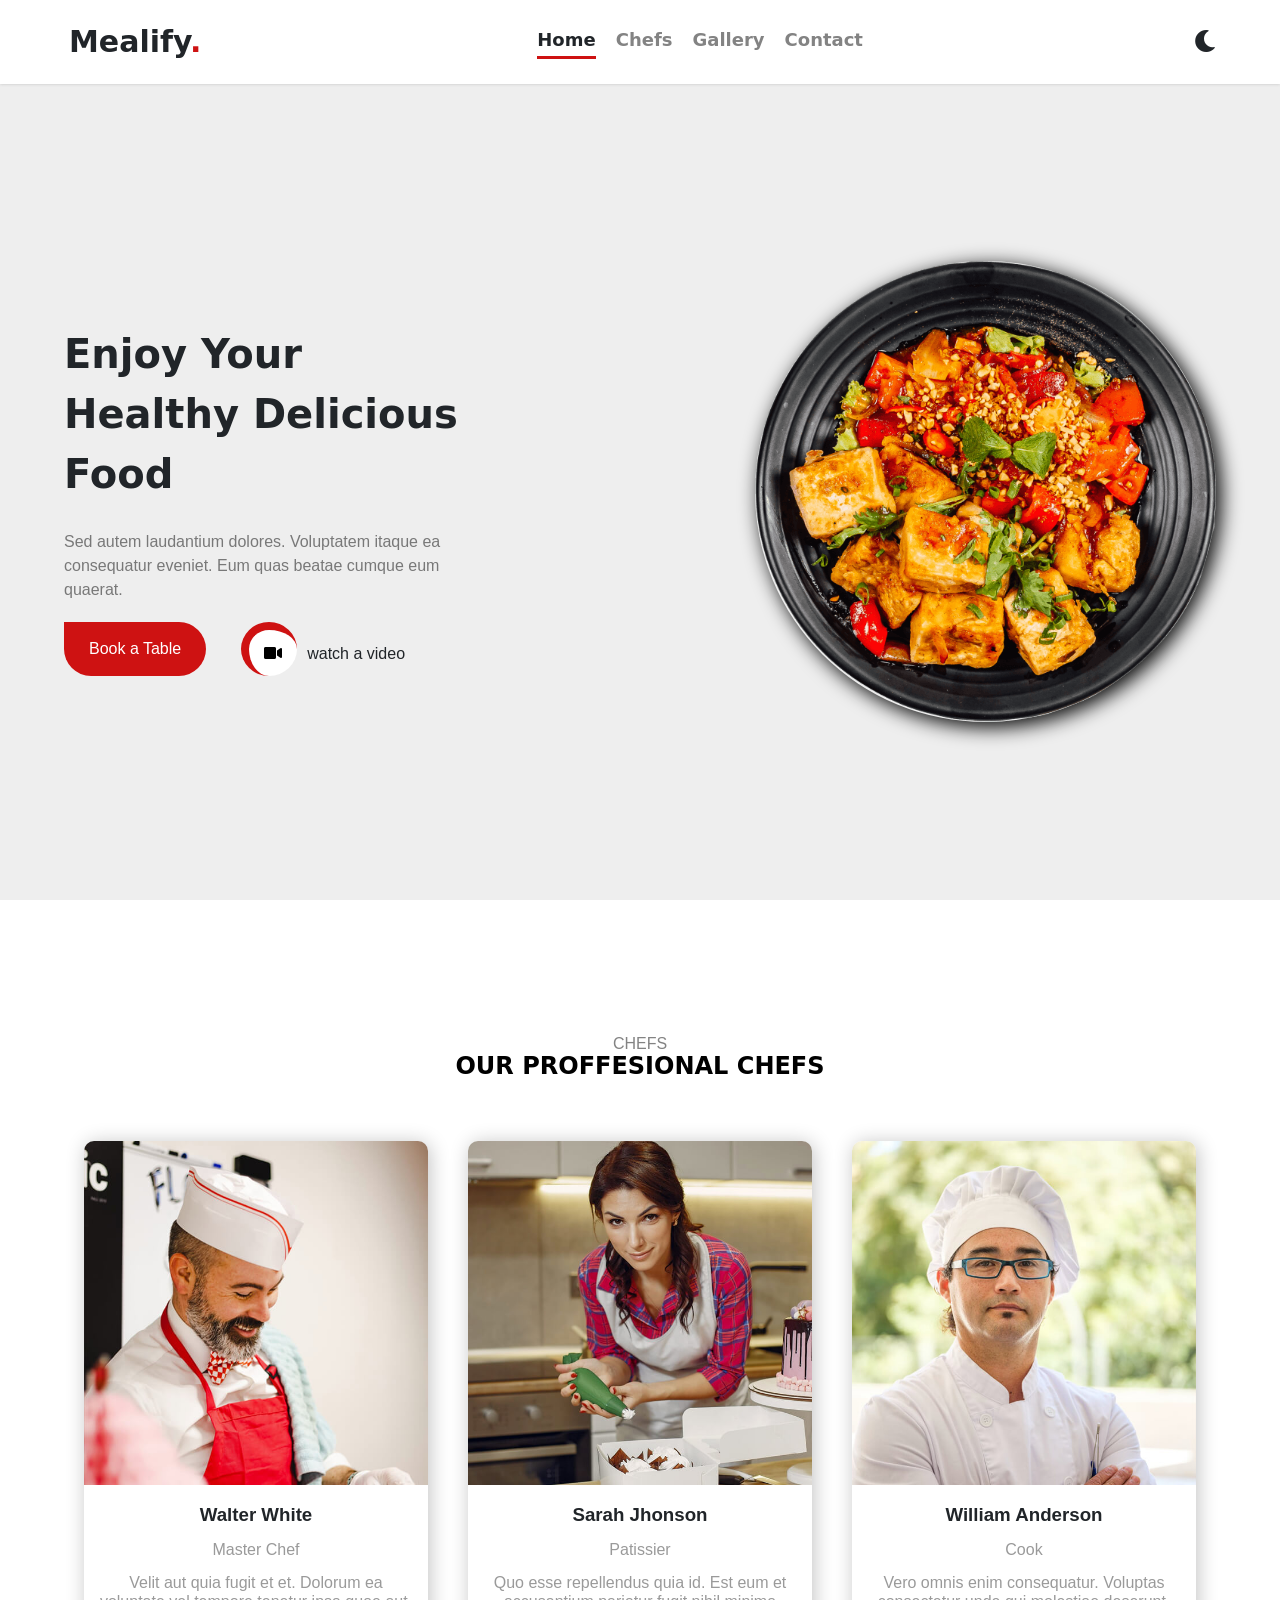
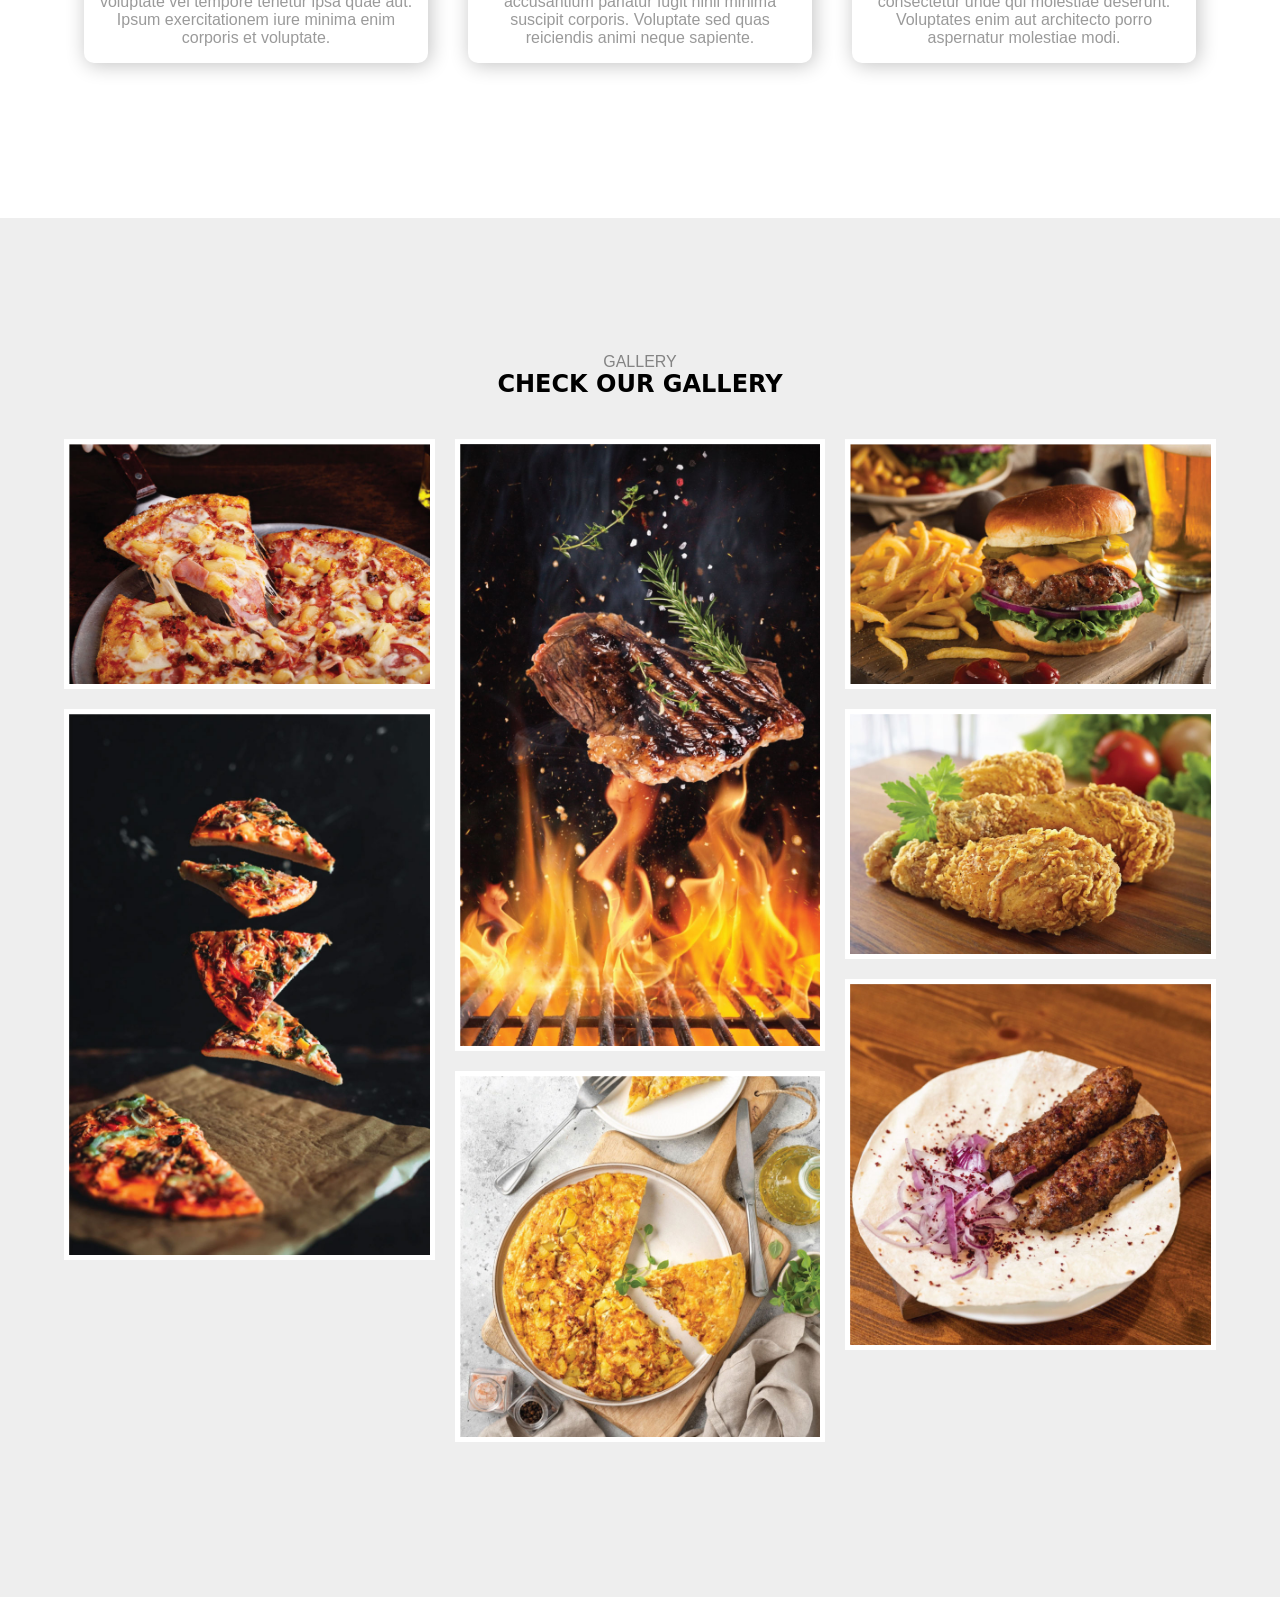
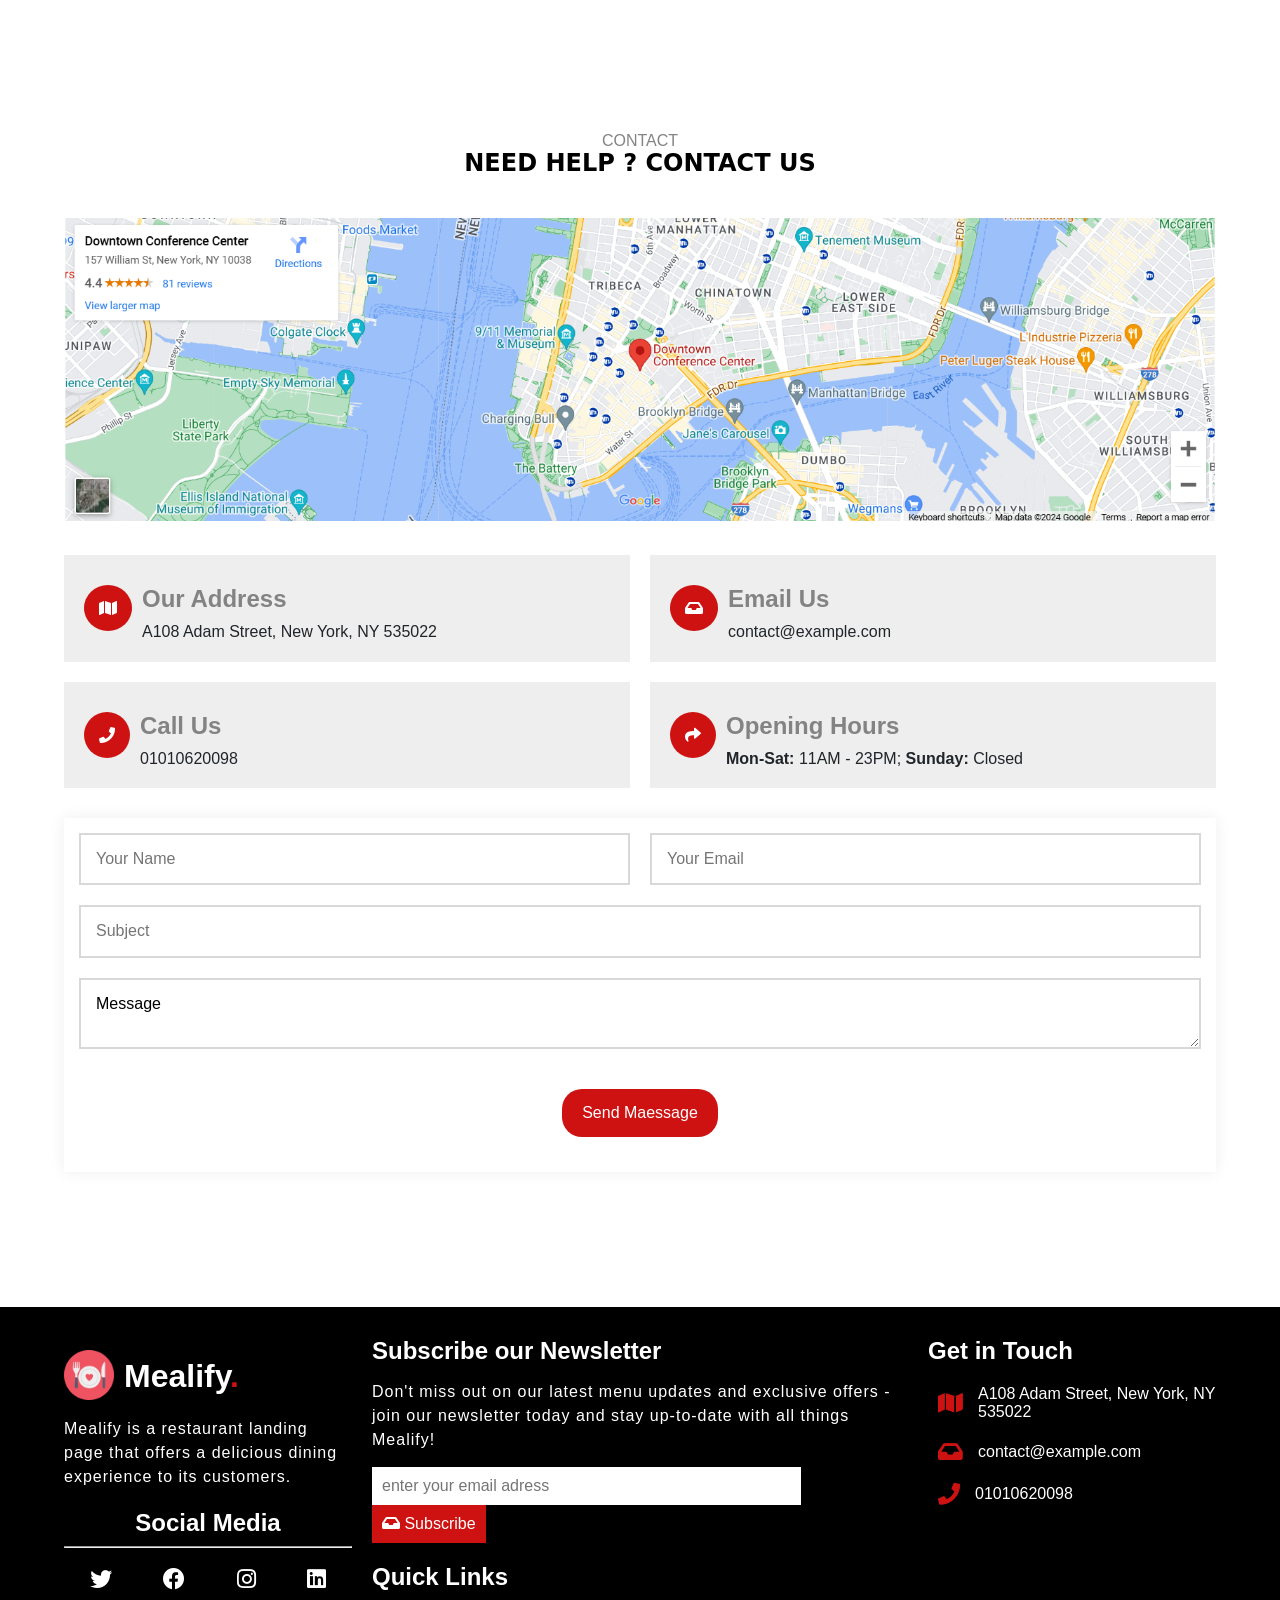
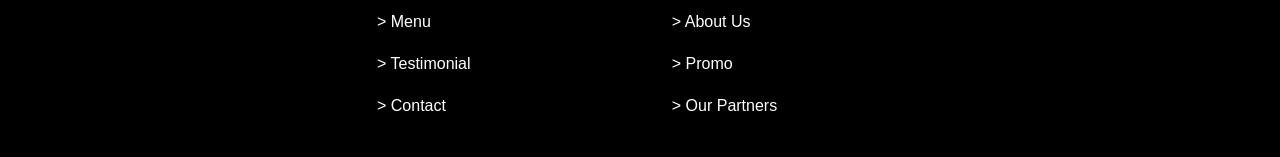
<file: html/index.html>
<!DOCTYPE html>
<html lang="en">
<head>
    <meta charset="UTF-8">
    <meta name="viewport" content="width=device-width, initial-scale=1.0">
    <title>Mealify</title>
    <link rel="icon" href="../images/favicon.png">
    <link rel="stylesheet" href="../css/all.min.css">
    <link rel="stylesheet" href="../css/normalize.css">
    <link rel="stylesheet" href="../css/style.css">
</head>
<body>
    <div class="header">
        <div class="container">
            <div class="header_content">
                <div class="brand">
                    <a href="">mealify</a>
                </div>
                <div class="nav">
                    <ul>
                        <li><a href="" class="active">home</a></li>
                        <li><a href="">chefs</a></li>
                        <li><a href="">gallery</a></li>
                        <li><a href="">contact</a></li>
                    </ul>
                </div>
                <div id="dark">
                    <i class="fas fa-solid fa-moon" id="moon"></i>
                </div>
            </div>
        </div>
    </div>
    <div class="home">
        <div class="container">
            <div class="home_content">
                <div class="desc">
                    <h1>Enjoy Your Healthy Delicious Food</h1>
                    <p>Sed autem laudantium dolores. Voluptatem itaque ea consequatur eveniet. Eum quas beatae cumque eum quaerat.</p>
                    <div class="btns">
                        <a class="book" href="">Book a Table</a>
                        <div class="watch_avideo">
                            <i class="fas fa-solid fa-video"></i><a class="watch" href="">watch a video</a>
                        </div>
                    </div>
                </div>
                <div class="image">
                    <img src="../images/hero-img.png" alt="">
                </div>
            </div>
        </div>
    </div>
    <div class="chefs">
        <div class="container">
            <div class="chefs_content">
                <div class="title">
                    <p>chefs</p>
                    <h2>Our Proffesional Chefs</h2>
                </div>
                <div class="cards">
                    <div class="card">
                        <div class="image">
                            <img src="../images/chefs-1.jpg" alt="">
                        </div>
                        <h3>Walter White</h3>
                        <p>Master Chef</p>
                        <p class="des">Velit aut quia fugit et et. Dolorum ea voluptate vel tempore tenetur ipsa quae aut. Ipsum exercitationem iure minima enim corporis et voluptate.</p>
                    </div>
                    <div class="card">
                        <div class="image">
                            <img src="../images/chefs-2.jpg" alt="">
                        </div>
                        <h3>Sarah Jhonson</h3>
                        <p>Patissier</p>
                        <p class="des">Quo esse repellendus quia id. Est eum et accusantium pariatur fugit nihil minima suscipit corporis. Voluptate sed quas reiciendis animi neque sapiente.</p>
                    </div>
                    <div class="card">
                        <div class="image">
                            <img src="../images/chefs-3.jpg" alt="">
                        </div>
                        <h3>William Anderson</h3>
                        <p>Cook</p>
                        <p class="des">Vero omnis enim consequatur. Voluptas consectetur unde qui molestiae deserunt. Voluptates enim aut architecto porro aspernatur molestiae modi.</p>
                    </div>
                </div>
            </div>
        </div>
    </div>
    <div class="gallery">
        <div class="container">
            <div class="gallery_content">
                <div class="title">
                    <p>gallery</p>
                    <h2>Check Our Gallery</h2>
                </div>
                <div class="images">
                    <div class="col1">
                        <div class="image">
                            <img src="../images/meal-1.jpg" alt="">
                            <div class="layout">
                                <h2>Pizza</h2>
                                <p>Hawaiian pizza with ham and pineapple</p>
                            </div>
                        </div>
                        <div class="image">
                            <img src="../images/meal-4.jpg" alt="">
                            <div class="layout">
                                <h2>Levitation pizza</h2>
                                <p>Levitation pizza on black background.</p>
                            </div>
                        </div>
                    </div>
                    <div class="col2">
                        <div class="image">
                            <img src="../images/meal-2.jpg" alt="">
                            <div class="layout">
                                <h2>Beef steaks</h2>
                                <p>Tasty beef steaks flying above cast iron grate with fire flames.</p>                                </p>
                            </div>
                        </div>
                        <div class="image">
                            <img src="../images/meal-7.jpg" alt="">
                            <div class="layout">
                                <h2>Frittata</h2>
                                <p>Frittata or potato pie in a ceramic plate</p>
                            </div>
                        </div>
                    </div>
                    <div class="col3">
                        <div class="image">
                            <img src="../images/meal-3.jpg" alt="">
                            <div class="layout">
                                <h2>Burger</h2>
                                <p>grass fed bison hamburger with chips & beer</p>
                            </div>
                        </div>
                        <div class="image">
                            <img src="../images/meal-5.jpg" alt="">
                            <div class="layout">
                                <h2>Crispy Fried Chicken</h2>
                                <p>Golden brown chicken legs with a crunchy coating and juicy meat</p>
                            </div>
                        </div>
                        <div class="image">
                            <img src="../images/meal-6.jpg" alt="">
                            <div class="layout">
                                <h2>Lyulya kebab</h2>
                                <p>Tender and juicy skewers of ground lamb or beef, flavored with aromatic spices and herbs</p>
                            </div>
                        </div>
                    </div>
                </div>
            </div>
        </div>
    </div>
    <div class="contact">
        <div class="container">
            <div class="contact_content">
                <div class="title">
                    <p>contact</p>
                    <h2>Need Help ? Contact Us</h2>
                </div>
                <div class="image">
                    <img src="../images/Screenshot (299).png" alt="">
                </div>
                <div class="cards">
                    <div class="card">
                        <i class="fas fa-solid fa-map"></i>
                        <div class="info">
                            <h2>Our Address</h2>
                            <p>A108 Adam Street, New York, NY 535022</p>
                        </div>
                    </div>
                    <div class="card">
                        <i class="fas fa-solid fa-inbox"></i>
                        <div class="info">
                            <h2>Email Us</h2>
                            <p>contact@example.com</p>
                        </div>
                    </div>
                    <div class="card">
                        <i class="fas fa-solid fa-phone"></i>
                        <div class="info">
                            <h2>Call Us</h2>
                            <p>01010620098</p>
                        </div>
                    </div>
                    <div class="card">
                        <i class="fas fa-solid fa-share"></i>
                        <div class="info">
                            <h2>Opening Hours</h2>
                            <p><span>Mon-Sat:</span> 11AM - 23PM; <span>Sunday:</span> Closed</p>
                        </div>
                    </div>
                </div>
                <form action="">
                    <input class="name" type="text" name="name" placeholder="your name">
                    <input class="email" type="email" name="email" placeholder="your email">
                    <input class="subject" type="text" placeholder="subject">
                    <textarea class="message" name="message" id="">message</textarea>
                    <button>send maessage</button>
                </form>
            </div>
        </div>
    </div>
    <div class="footer">
        <div class="container">
            <div class="footer_content">
                <div class="social">
                    <div class="logo">
                        <div class="image">
                            <img src="../images/favicon.png" alt="">
                        </div>
                        <h1><a href="">mealify</a></h1>
                    </div>
                    <p>Mealify is a restaurant landing page that offers a delicious dining experience to its customers.</p>
                    <h2>Social Media</h2>
                    <hr>
                    <div class="social_media">
                        <i class="fab fa-solid fa-twitter"></i>
                        <i class="fab fa-solid fa-facebook"></i>
                        <i class="fab fa-solid fa-instagram"></i>
                        <i class="fab fa-solid fa-linkedin"></i>
                    </div>
                </div>
                <div class="links">
                    <h2>Subscribe our Newsletter</h2>
                    <p>Don't miss out on our latest menu updates and exclusive offers - join our newsletter today and stay up-to-date with all things Mealify!</p>
                    <input type="text" placeholder="enter your email adress">
                    <button><i class="fas fa-solid fa-inbox"></i> subscribe</button>
                    <h2 class="qlinks">Quick Links</h2>
                    <div class="quick_links">
                        <ul>
                            <li>
                                <a href="">> menu</a>
                            </li>
                            <li>
                                <a href="">> about us</a>
                            </li>
                            <li>
                                <a href="">> testimonial</a>
                            </li>
                            <li>
                                <a href="">> promo</a>
                            </li>
                            <li>
                                <a href="">> contact</a>
                            </li>
                            <li>
                                <a href="">> our partners</a>
                            </li>
                        </ul>
                    </div>
                </div>
                <div class="contacts">
                    <h2>Get in Touch</h2>
                    <div class="loc">
                        <i class="fas fa-solid fa-map"></i>
                        <p>A108 Adam Street, New York, NY 535022</p>
                    </div>
                    <div class="mail">
                        <i class="fas fa-solid fa-inbox"></i>
                        <p>contact@example.com</p>
                    </div>
                    <div class="phone">
                        <i class="fas fa-solid fa-phone"></i>
                        <p>01010620098</p>
                    </div>
                </div>
            </div>
        </div>
    </div>
    <script src="../js/main.js"></script>
</body>
</html>
</file>
<file: css/style.css>
:root{
    --main-color: white;
    --default-color:#212529;
    --bg: #eee;
    --bg2: white;
    --color-secondary: #ce1212;
    --color-secondary2: #e43030;
    --shadow: #c2c2c2;
}
.dark-themes{
    --main-color: #151515;
    --default-color:#fff;
    --bg: #252525;
    --bg2: #1b1b1b;
    --color-secondary: #c17e1f;
    --color-secondary2: #d3943c;
    --shadow: #414141;
}
*{
    padding: 0;
    margin: 0;
    box-sizing: border-box;
    list-style: none;
    text-decoration: none;
}
.container{
    width: 90%;
    margin: auto;
}
.header{
    background-color: var(--main-color);
    position: fixed;
    width: 100%;
    box-shadow: 0 0px 3px 0 var(--shadow);
    z-index: 10;
}
.header .header_content{
    display: flex;
    justify-content: space-between;
    align-items: center;
    text-transform: capitalize;
    font-family: "Open Sans", system-ui, -apple-system, "Segoe UI", Roboto, "Helvetica Neue", Arial, "Noto Sans", "Liberation Sans", sans-serif, "Apple Color Emoji", "Segoe UI Emoji", "Segoe UI Symbol", "Noto Color Emoji";
}
.header .header_content .brand a{
    padding: 5px;
    display: block;
    color: var(--default-color);
    font-size: 30px;
    font-weight: bold;
}
.header .header_content .brand a::after{
    content: ".";
    color: var(--color-secondary);
    font-size: 30px;
}
.header .header_content ul{
    display: flex;
    padding: 25px;
}
.header .header_content ul li{
    padding-inline: 10px;
}
.header .header_content ul a{
    display: block;
    padding: 5px 0;
    color: #838383;
    font-size: 18px;
    font-weight: 600;
    transition-property: all;
    transition-duration: 0.3s;
}
.header .header_content ul a:hover{
    color: var(--default-color);
    border-bottom: var(--color-secondary) solid 3px;
    
}
.header .header_content ul .active{
    color: var(--default-color);
    border-bottom: var(--color-secondary) solid 3px;
}
.header .header_content #dark i{
    font-size: 22px;
    cursor: pointer;
    color: var(--default-color);
}
.home{
    padding-top: 83.36px;
    background-color: var(--bg);
}
.home .home_content{
    height: calc(100vh - 83.36px);
    display: flex;
    justify-content: space-between;
    align-items: center;
}
.home .home_content .desc{
    width: 35%;
    line-height: 1.5;
}
.home .home_content .desc h1{
    font-family :"Open Sans", system-ui, -apple-system, "Segoe UI", Roboto, "Helvetica Neue", Arial, "Noto Sans", "Liberation Sans", sans-serif, "Apple Color Emoji", "Segoe UI Emoji", "Segoe UI Symbol", "Noto Color Emoji";
    color: var(--default-color);
    font-size: 40px;
}
.home .home_content .desc p{
    font-family: "Amatic SC", sans-serif;
    color: #787878;
    padding-bottom: 10px;
}
.home .home_content .desc .btns{
    display: flex;
    justify-content: start;
    align-items: center;
}
.home .home_content .desc .book{
    color: var(--main-color);
    background-color: var(--color-secondary);
    font-family: "Amatic SC", sans-serif;
    border-radius: 0 30px 30px 30px;
    padding: 15px 25px;
    display: block;
    transition-duration: 0.5s;
    transition-property: all;
}
.home .home_content .desc .book:hover{
    background-color: var(--color-secondary2);
}
.home .home_content .desc .watch{
    color: var(--default-color);
    font-family: "Amatic SC", sans-serif;
}
.home .home_content .desc .watch_avideo{
    padding: 10px;
    margin-left: 25px;
}
.home .home_content .desc i{
    background-color: white;
    padding: 15px;
    border-radius: 50%;
    border-top: 8px solid var(--color-secondary);
    border-left: 8px solid var(--color-secondary);
    margin-right: 10px;
}
.home .home_content .desc .watch_avideo:hover .watch{
    color: var(--color-secondary);
}
.home .home_content .desc .watch_avideo:hover i{
    color: var(--color-secondary);
}
.home .home_content .image{
    width: 40%;
    border-radius: 50%;
    box-shadow: 5px 5px 20px 0 black;
}
.home .home_content .image:hover{
    animation-name: move;
    animation-duration: 0.3s;
    animation-timing-function: linear;
    animation-iteration-count: infinite;
}
@keyframes move {
    0%{
        transform: rotate(2deg);
    }
    50%{
        transform: rotate(-2deg);
    }
    100%{
        transform: rotate(2deg);
    }
}
.home .home_content .image img{
    width: 100%;
    display: block;
}
.chefs{
    padding-block: 15vh;
    background-color: var(--bg2);
}
.chefs .chefs_content .cards{
    display: flex;
    justify-content: space-between;
    align-items: center;
}
.chefs .chefs_content .cards .card{
    text-align: center;
    border-radius: 10px;
    box-shadow: 2px 2px 20px 0 var(--shadow);
    overflow: hidden;
    width: calc(100%/3);
    margin: 20px;
    font-family: "Amatic SC", sans-serif;
    background-color: var(--main-color);
    color: #9a9a9a;
    transition-duration: 0.5s;
    transition-property: all;
}
.chefs .chefs_content .cards .card:hover{
    transform: scale(1.1);
}
.chefs .chefs_content .cards .image{
    overflow: hidden;
}
.chefs .chefs_content .cards .card img{
    width: 100%;
}
.chefs .chefs_content .cards .card h3{
    color: var(--default-color);
    padding-block: 15px;
}
.chefs .chefs_content .cards .card .des{
    padding-inline: 15px;
    padding-block: 15px;
}
.title{
    text-align: center;
    text-transform: uppercase;
    padding-bottom: 40px;
}
.title p{
    font-family: "Amatic SC", sans-serif;
    color: #838383;
}
.title h2{
    font-family: "Open Sans", system-ui, -apple-system, "Segoe UI", Roboto, "Helvetica Neue", Arial, "Noto Sans", "Liberation Sans", sans-serif, "Apple Color Emoji", "Segoe UI Emoji", "Segoe UI Symbol", "Noto Color Emoji";
}
.gallery{
    background-color: var(--bg);
    padding-block: 15vh;
}
.gallery .gallery_content .images{
    display: grid;
    grid-template-columns: repeat(3,auto);
    gap: 20px;
}
.gallery .gallery_content .images .image{
    margin-bottom: 20px;
    border: 5px solid white;
    position: relative;
    overflow: hidden;
}
.gallery .gallery_content .images .image:hover .layout{
    top: 0;
    bottom: 0;
    opacity: 1;
}
.gallery .gallery_content .images .image:hover img{
    transform: scale(1.1);
    transition-duration: 0.5s;
    transition-property: all;
}
.gallery .gallery_content .images .image .layout{
    position: absolute;
    top: 100%;
    bottom: -100%;
    left: 0;
    right: 0;
    background-color: rgba(0,0,0,0.5);
    color: white;
    display: flex;
    flex-direction: column;
    justify-content: center;
    align-items: center;
    font-family: "Amatic SC", sans-serif;
    padding: 10px;
    text-align: center;
    transition-duration: 0.5s;
    transition-property: all;
    opacity: 0;
}
.gallery .gallery_content .images .image .layout p{
    padding-top: 10px;
    color: rgb(218, 216, 216);
    font-weight: lighter;
}
.gallery .gallery_content .images img{
    width: 100%;
    display: block;
}
/*end gallery*/
/*start contact*/
.contact{
    background-color: var(--bg2);
    padding-block: 15vh;
}
.contact .contact_content .image{
    overflow: hidden;
}
.contact .contact_content .image img{
    width: 100%;
}
.contact .contact_content .cards{
    display: flex;
    flex-wrap: wrap;
    margin-top: 30px;
    gap: 20px;
}
.contact .contact_content .cards .card{
    width: calc(100%/2 - 10px);
    padding: 20px;
    background-color: var(--bg);
    font-family: "Amatic SC", sans-serif;
    display: flex;
    align-items: center;
}
.contact .contact_content .cards .card i{
    background-color: var(--color-secondary);
    padding: 15px;
    color: var(--main-color);
    border-radius: 50%;
    margin-right: 10px;
}
.contact .contact_content .cards .card .info h2{
    color: #838383;
    line-height: 2;
}
.contact .contact_content .cards .card .info p{
    color: var(--default-color);
}
.contact .contact_content .cards .card .info p span{
    font-weight: bold;
}
.contact .contact_content form{
    margin-top: 30px;
    box-shadow: 0 0 15px 0 var(--bg);
    padding: 15px;
    display: flex;
    flex-wrap: wrap;
    gap: 20px;
    background-color: var(--main-color);
}
.contact .contact_content form .name, .email{
    padding: 15px;
    width: calc(50% - 10px);
    text-transform: capitalize;
    font-family: "Amatic SC", sans-serif;
    border: 2px solid #d8d8d8;
    color: #d8d8d8;
}
.contact .contact_content form .subject, .message{
    padding: 15px;
    width: 100%;
    text-transform: capitalize;
    font-family: "Amatic SC", sans-serif;
    border: 2px solid #d8d8d8;
}
.contact .contact_content form button{
    border: none;
    border-radius: 20px;
    padding: 15px 20px;
    background-color: var(--color-secondary);
    color: var(--main-color);
    font-family: "Amatic SC", sans-serif;
    text-transform: capitalize;
    margin: 20px auto;
    cursor: pointer;
}
/*end contact*/
/*start footer*/
.footer{
    background-color: black;
    overflow: hidden;
}
.footer .footer_content{
    display: flex;
    color: white;
    font-family: "Amatic SC", sans-serif;
    padding-block: 30px;
}
.footer .footer_content .social{
    width: 25%;
}
.footer .footer_content .social .logo{
    display: flex;
    align-items: center;
}
.footer .footer_content .social .logo a{
    margin-left: 10px;
    color: white;
    text-transform: capitalize;
}
.footer .footer_content .social .logo a::after{
    content: ".";
    color: var(--color-secondary);
}
.footer .footer_content .social .logo .image{
    width: 50px;
    overflow: hidden;
}
.footer .footer_content .social .logo .image img{
    width: 100%;
}
.footer .footer_content .social h2,hr,.social_media{
    text-align: center;
}
.footer .footer_content .social h2{
    margin-top: 20px;
}
.footer .footer_content .social p{
    line-height: 1.5;
    letter-spacing: 1px;
}
.footer .footer_content .social hr{
    margin-block: 10px;
}
.footer .footer_content .social .social_media{
    padding-top: 10px;
    display: flex;
    justify-content: space-around;
    align-items: center;
    font-size: 22px;
    cursor: pointer;
}
.footer .footer_content .links{
    width: 50%;
    padding-inline: 20px;
}
.footer .footer_content .links p{
    padding-block: 15px;
    line-height: 1.5;
    letter-spacing: 1px;
}
.footer .footer_content .links input{
    width: 80%;
    padding: 10px;
    border: none;
}
.footer .footer_content .links button{
    padding: 10px;
    background-color: var(--color-secondary);
    border: none;
    cursor: pointer;
    color: white;
    text-transform: capitalize;
}
.footer .footer_content .links button:hover{
    background-color: var(--color-secondary2);
}
.footer .footer_content .links .qlinks{
    margin: 20px 0 10px 0;
}
.footer .footer_content .links .quick_links ul{
    display: flex;
    flex-wrap: wrap;
    justify-content: space-between;
    align-items: center;
}
.footer .footer_content .links .quick_links ul li{
    width: 45%;
    display: inline-block;
    padding: 5px;
    transition-duration: 0.3s;
    transition-property: all;
}
.footer .footer_content .links .quick_links ul li:hover{
    background-color: #1b1b1b;
    transform: translateX(10px);
}
.footer .footer_content .links .quick_links ul li a{
    color: white;
    text-transform: capitalize;
    line-height: 2;
}
.footer .footer_content .contacts{
    width: 25%;
}
.footer .footer_content .contacts .loc, .mail, .phone{
    display: flex;
    align-items: center;
    padding-top: 20px;
    margin-left: 10px;
}
.footer .footer_content .contacts i{
    margin-right: 15px;
    color: var(--color-secondary);
    font-size: 22px;
    cursor: pointer;
}
@media (max-width: 575px) {
    .header .nav{
        display: none;
    }
    .home .container{
        width: 99%;
    }
    .home .home_content .desc h1{
        font-size: 25px;
    }
    .home .home_content .desc .book{
        padding: 5px 10px;
    }
    .home .home_content .desc .watch_avideo{
        padding: 2px;
        margin-left: 10px;
    }
    .home .home_content .desc .watch_avideo i{
        font-size: 10px;
    }
}
@media (max-width:990px){
    .home .home_content{
        flex-direction: column-reverse;
        justify-content: space-evenly;
        align-items: center;
    }
    .home .home_content .desc{
        width: 80%;
        text-align: center;
    }
    .home .home_content .image{
        width: 80%;
    }
    .home .home_content .desc .btns{
        justify-content: space-evenly;
    }
    .chefs .chefs_content .cards{
        flex-direction: column;
        justify-content: center;
        align-items: center;
    }
    .chefs .chefs_content .cards .card{
        width: 100%;
    }
    .gallery .gallery_content .images{
        grid-template-columns: repeat(1,auto);
    }
    .contact .contact_content .cards{
        flex-direction: column;
    }
    .contact .contact_content .cards .card{
        width: 100%;
    }
    .footer .footer_content{
        flex-direction: column;
    }
    .footer .footer_content .social{
        width: 100%;
        margin-bottom: 30px;
    }
    .footer .footer_content .links{
        width: 100%;
        padding-inline: 0px;
        margin-bottom: 30px;
    }
    .footer .footer_content .links input{
        width: 70%;
    }
    .footer .footer_content .contacts{
        width: 100%;
    }
}
/*md*/
@media (min-width: 767px) and (max-width:990px) {
    .home .home_content{
        margin-top: 25px;
        padding-bottom: 15px;
    }
    .header .header_content .brand a{
        font-size: 40px;
    }
    .header .header_content ul a{
        font-size: 25px;
    }
    .header .header_content #dark i{
        font-size: 27px;
    }
    .home .home_content .desc h1{
        font-size: 55px;
    }
    .home .home_content .desc p{
        font-size: 25px;
    }
    .home .home_content .desc .book{
        font-size: 20px;
    }
    .home .home_content .desc .watch{
        font-size: 25px;
    }
    .home .home_content .desc i{
        font-size: 25px;
        margin-right: 20px;
    }
    .title p{
        font-size: 25px;
    }
    .title h2{
        font-size: 35px;
    }
    .chefs .chefs_content .cards .card h3{
        font-size: 30px;
    }
    .chefs .chefs_content .cards .card p{
        font-size: 25px;
    }
    .chefs .chefs_content .cards .card .des{
        font-size: 25px;
    }
    .contact .contact_content .cards .card i{
        font-size: 30px;
    }
    .contact .contact_content .cards .card .info h2{
        font-size: 30px;
    }
    .contact .contact_content .cards .card .info p{
        font-size: 20px;
    }
    .contact .contact_content .cards .card .info p span{
        font-size: 20px;
    }
    .contact .contact_content form{
        font-size: 20px;
    }
    .footer .footer_content p{
        font-size: 20px;
    }
    .footer .footer_content a{
        font-size: 20px;
    }
    .footer .footer_content i{
        font-size: 20px;
    }
    .footer .footer_content h2{
        font-size: 30px;
    }
    .footer .footer_content .links input{
        font-size: 20px;
    }
    .footer .footer_content .links button{
        font-size: 20px;
    }
    .footer .footer_content .social .social_media i{
        font-size: 30px;
    }
}
/*lg*/
@media (min-width: 991px) and (max-width:1199px){
    .home .home_content .desc{
        width: 50%;
        line-height: 1.5;
    }
    .footer .footer_content .links input{
        width: 70%;
    }
    
}
</file>
